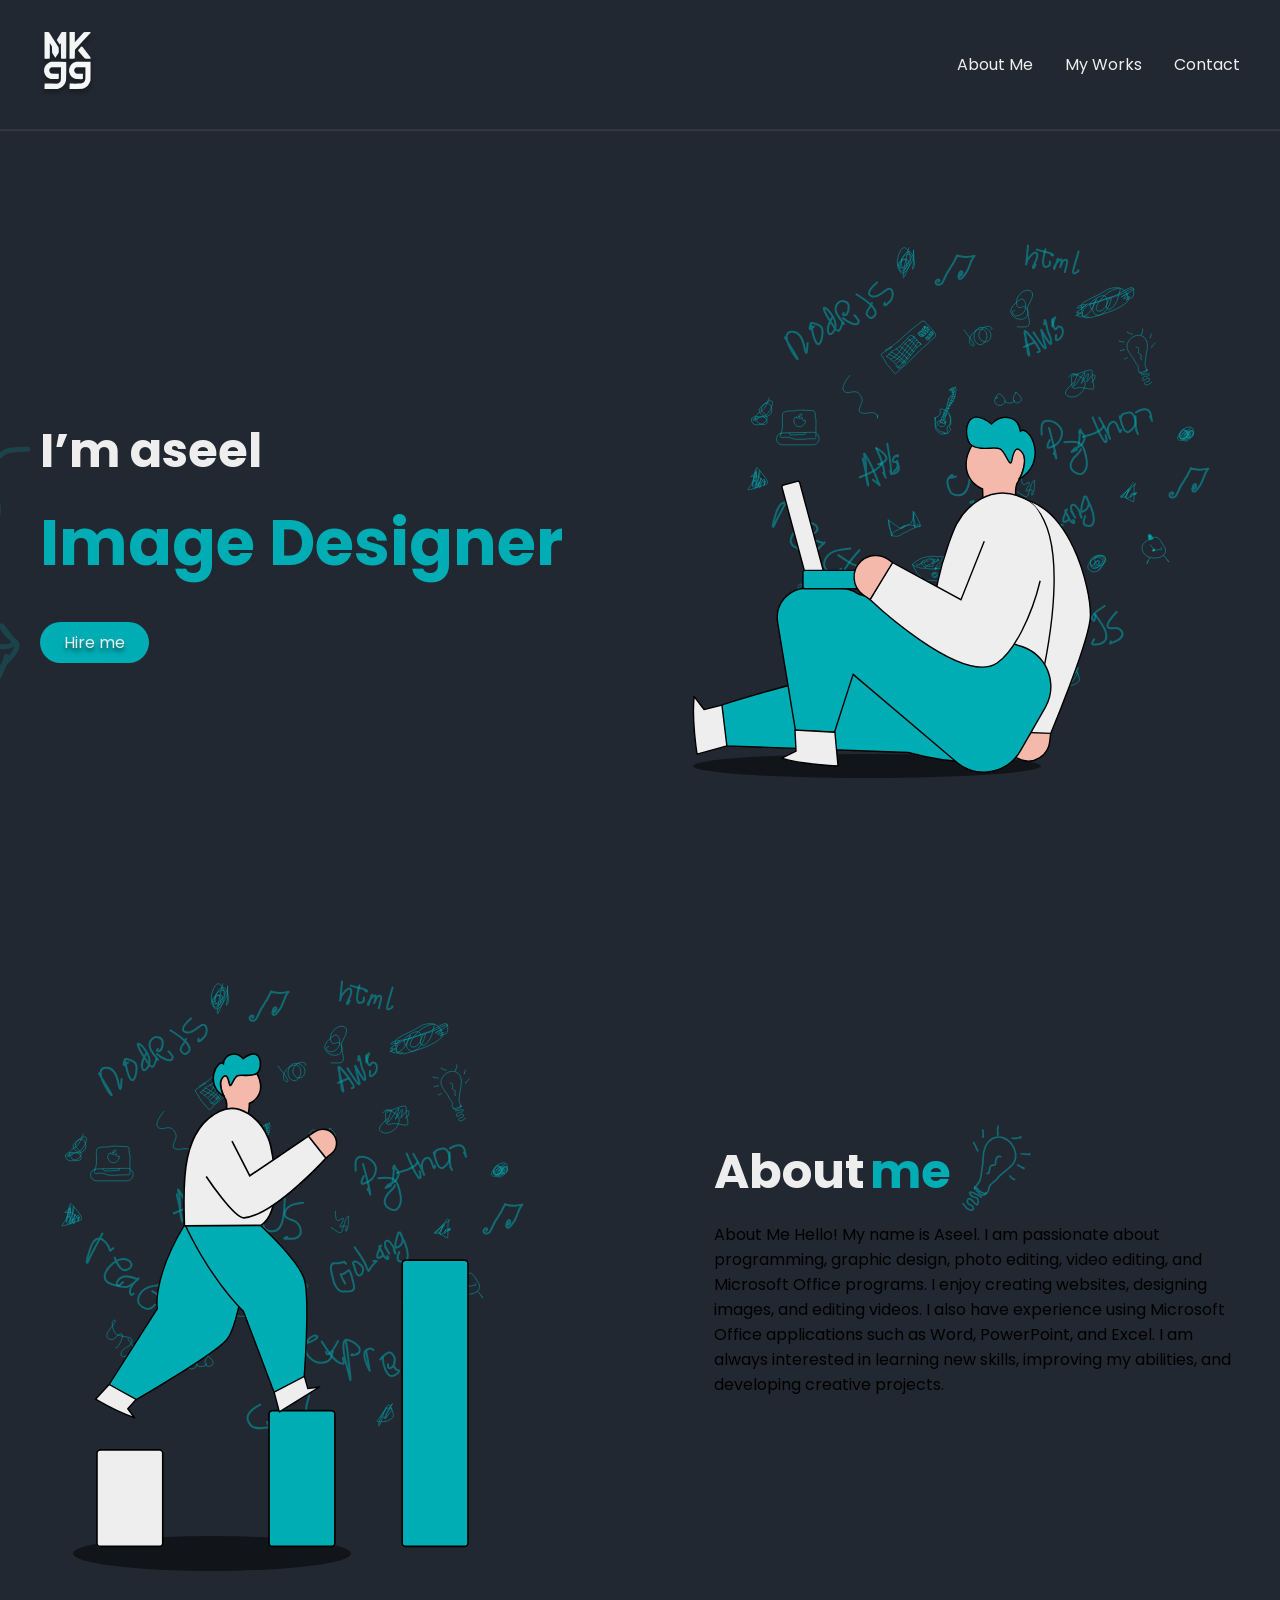
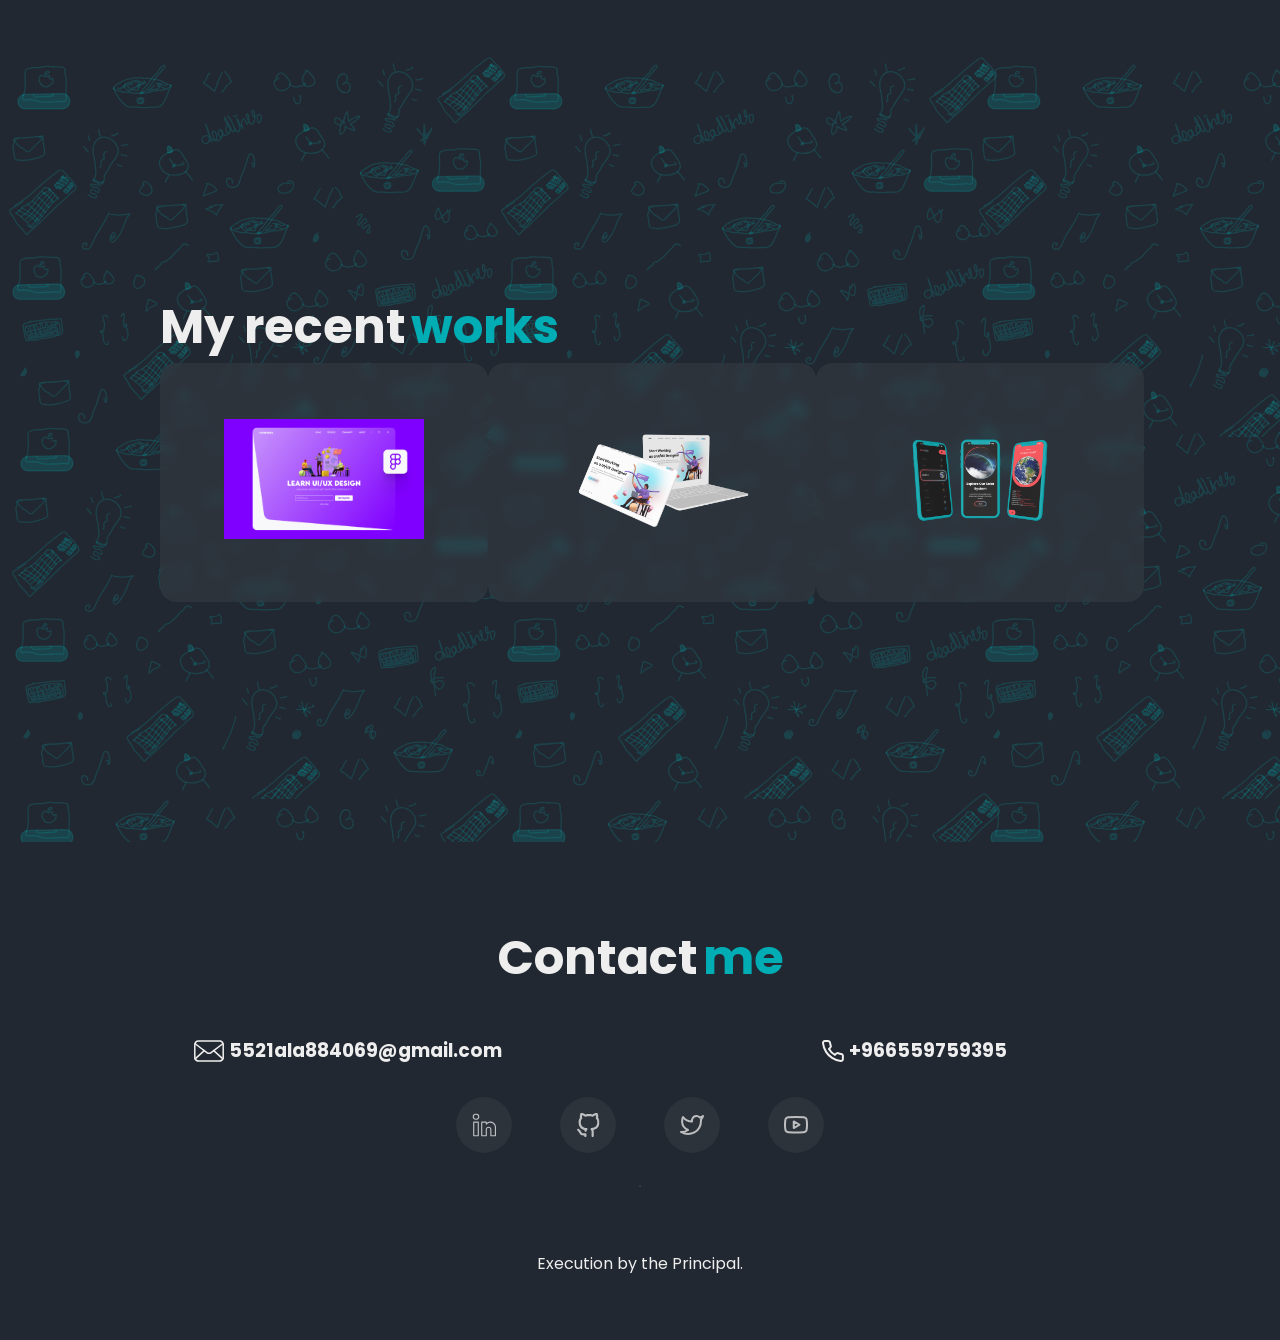
<file: index.html>
<!DOCTYPE html>
<html lang="en">
<head>
    <meta charset="UTF-8">
    <meta name="viewport" content="width=device-width, initial-scale=1.0">
    <link rel="stylesheet" href="style.css" />
    <title>Document</title>
</head >

<body>
    
<header>
<img src="assets/svg/logo.svg" alt="Musaadk99 logo"> 

<nav class="navigation">
<ul>
          <li><a href="#aboutMe">About Me</a></li>
          <li><a href="#MyWorks">My Works</a></li>
          <li><a href="#contactMe">Contact</a></li>


</nav>
</header>
 <hr />
  <section class="hero">
      <img class="arrow" src="assets/svg/arrow.svg" alt="arrow" />
      <div class="heroSub">
        <h1 class="name">I’m aseel</h1>
        <h1 class="title">Image Designer</h1>
         <div class="heroBtns">
         <a class="hireMe" href="#contactMe">Hire me</a>   


         </div>
        </div>
         <img src="assets/svg/Hero.svg" alt="hero image" class="heroImg" />
    </section>   

     <section class="aboutMe" id="aboutMe">
           <img
        src="assets/svg/AboutMe.svg"
        alt="aboutMe image"
        class="aboutMeImg"
      />
     <div class="textContainer">
        <div class="textTitle">
          <h1 class="aboutName">About</h1>
          <h1 class="aboutTitle">me</h1>
          <img src="assets/svg/lightbulb.svg" alt="ligh" class="light" />
        </div>
        <p class="aboutMePar">  About Me

         Hello! My name is Aseel. I am passionate about programming, graphic design, photo editing, video editing, and Microsoft Office programs.

        I enjoy creating websites, designing images, and editing videos. I also have experience using Microsoft Office applications such as Word, PowerPoint, and Excel.

         I am always interested in learning new skills, improving my abilities, and developing creative projects.</p>
         </div>
    </section>


    <section class="works" id="MyWorks">
      <div class="worksContainer">
        <div class="projectTitle">     
             <h1 class="aboutName">My recent</h1>
          <h1 class="aboutTitle">works</h1>
         </div>
        <ul>
          <li>
            <a href="https://canva.link/wgzrkk0h90oirbc"
              ><img src="assets/imgs/landingPage.png" alt="landing Page"
            /></a>
          </li>
          <li>
            <a href="https://canva.link/pzvpgqxomczom6b"><img src="assets/imgs/webApp.png" alt="Wep App" /></a>
          </li>
          <li>
            <a href="https://canva.link/albwjp7ii0nr8jg"><img src="assets/imgs/app.png" alt="App" /></a>
          </li>
        </ul>
      </div>

     </section> 


 <section class="contactContainer" id="contactMe">
          <div class="contactTitle">
        <h1 class="aboutName">Contact</h1>
        <h1 class="aboutTitle">me</h1>
      </div>
      <div class="contact">
        <div class="emailAndPhone">
          <img src="assets/svg/Email.svg" alt="email logo" />
          <a href="5521ala884069@gmail.com"
            ><h3>5521ala884069@gmail.com</h3></a
          >
        </div>
        <div class="emailAndPhone">
          <img src="assets/svg/phone.svg" alt="phone logo" />
          <h3>+966559759395</h3>
        </div>
      </div>
     <div class="socialMedia">
       <a
          href=""
          target="_blank"
          ><img src="assets/svg/linkedin.svg" alt="my linkedin account"
        /></a>
        <a href="https://github.com/sadewqpoi" target="_blank"
          ><img src="assets/svg/github.svg" alt=" my github account"
        /></a>
        <a href="https://x.com/AsylAltwyj26604" target="_blank"
          ><img src="assets/svg/twitter.svg" alt="my x account"
        /></a>
        <a href="" target="_blank"
          ><img src="assets/svg/youtube.svg" alt="my youtube channel"
        /></a>
      </div>       
<hr />
    <footer>
      <p>Execution by the Principal.</p>
    </footer>
  </body>
</html>





     





 </section>




</body>
</html>
</file>
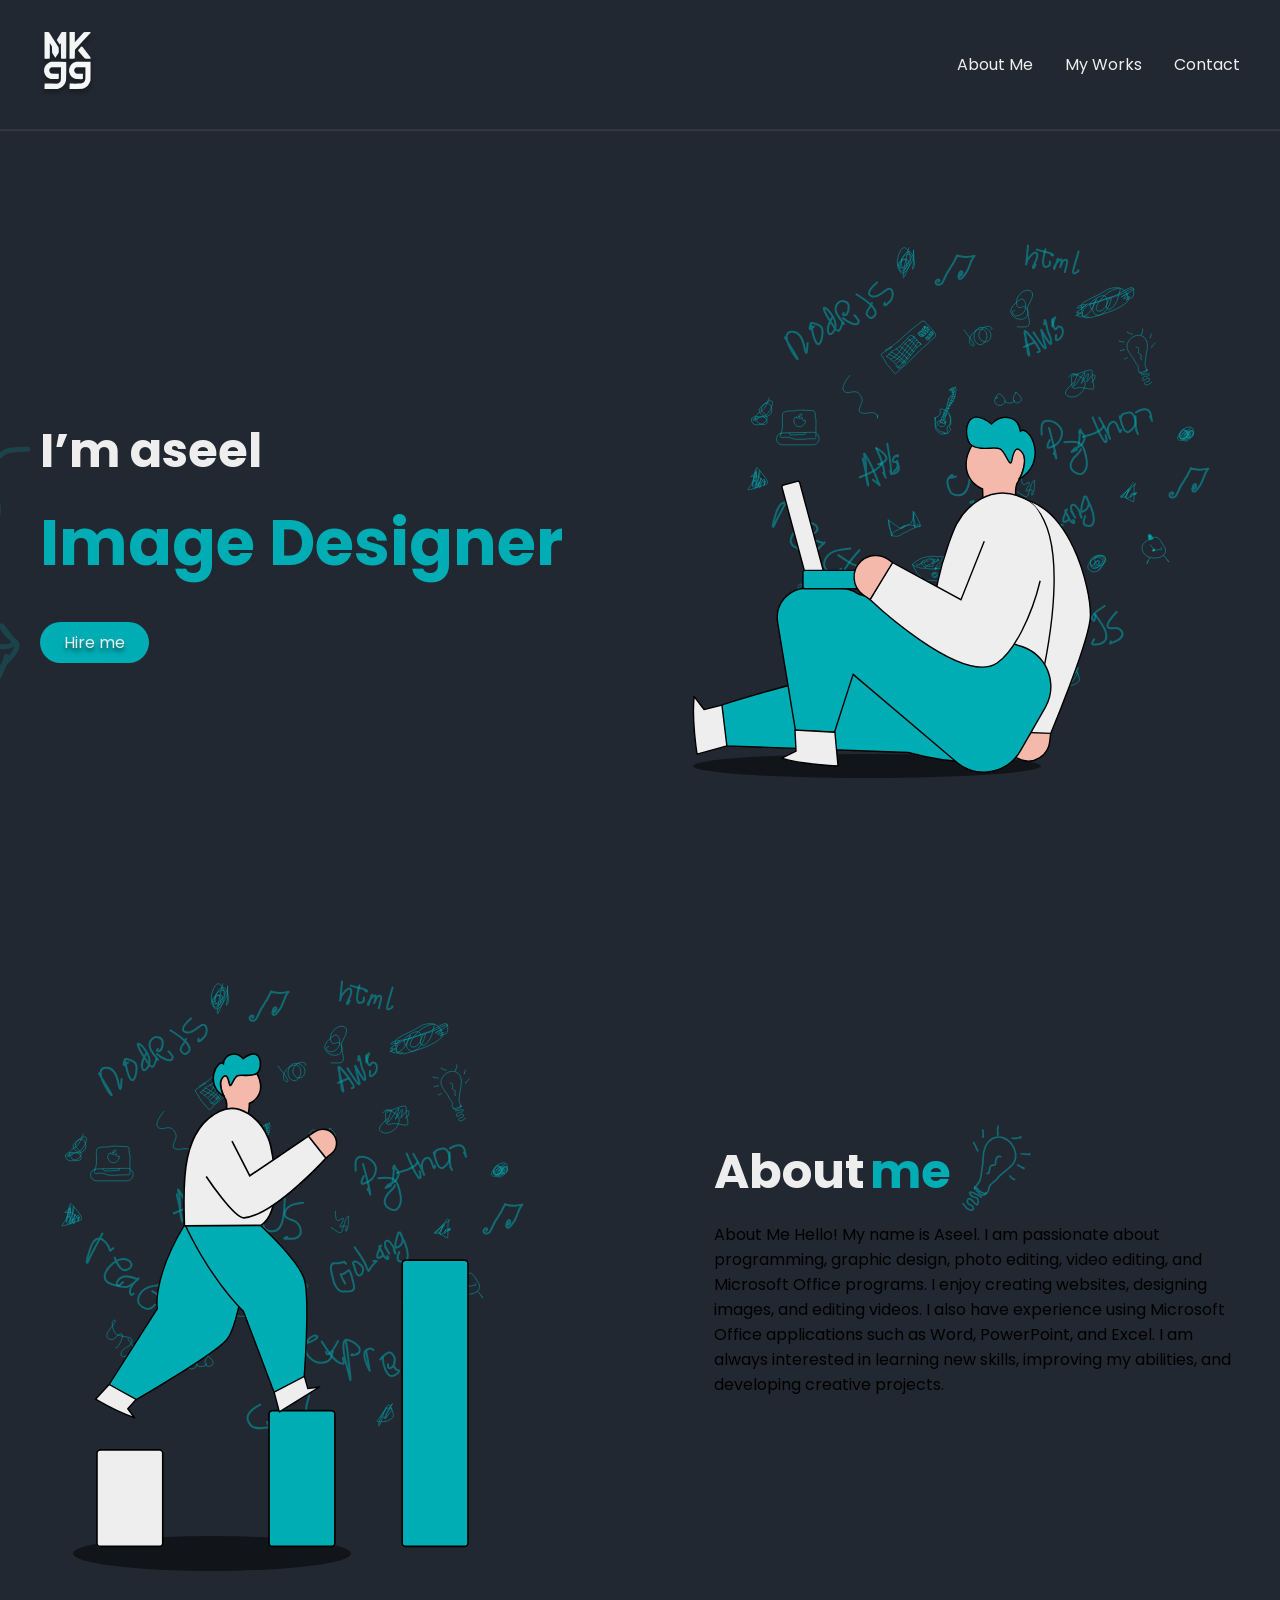
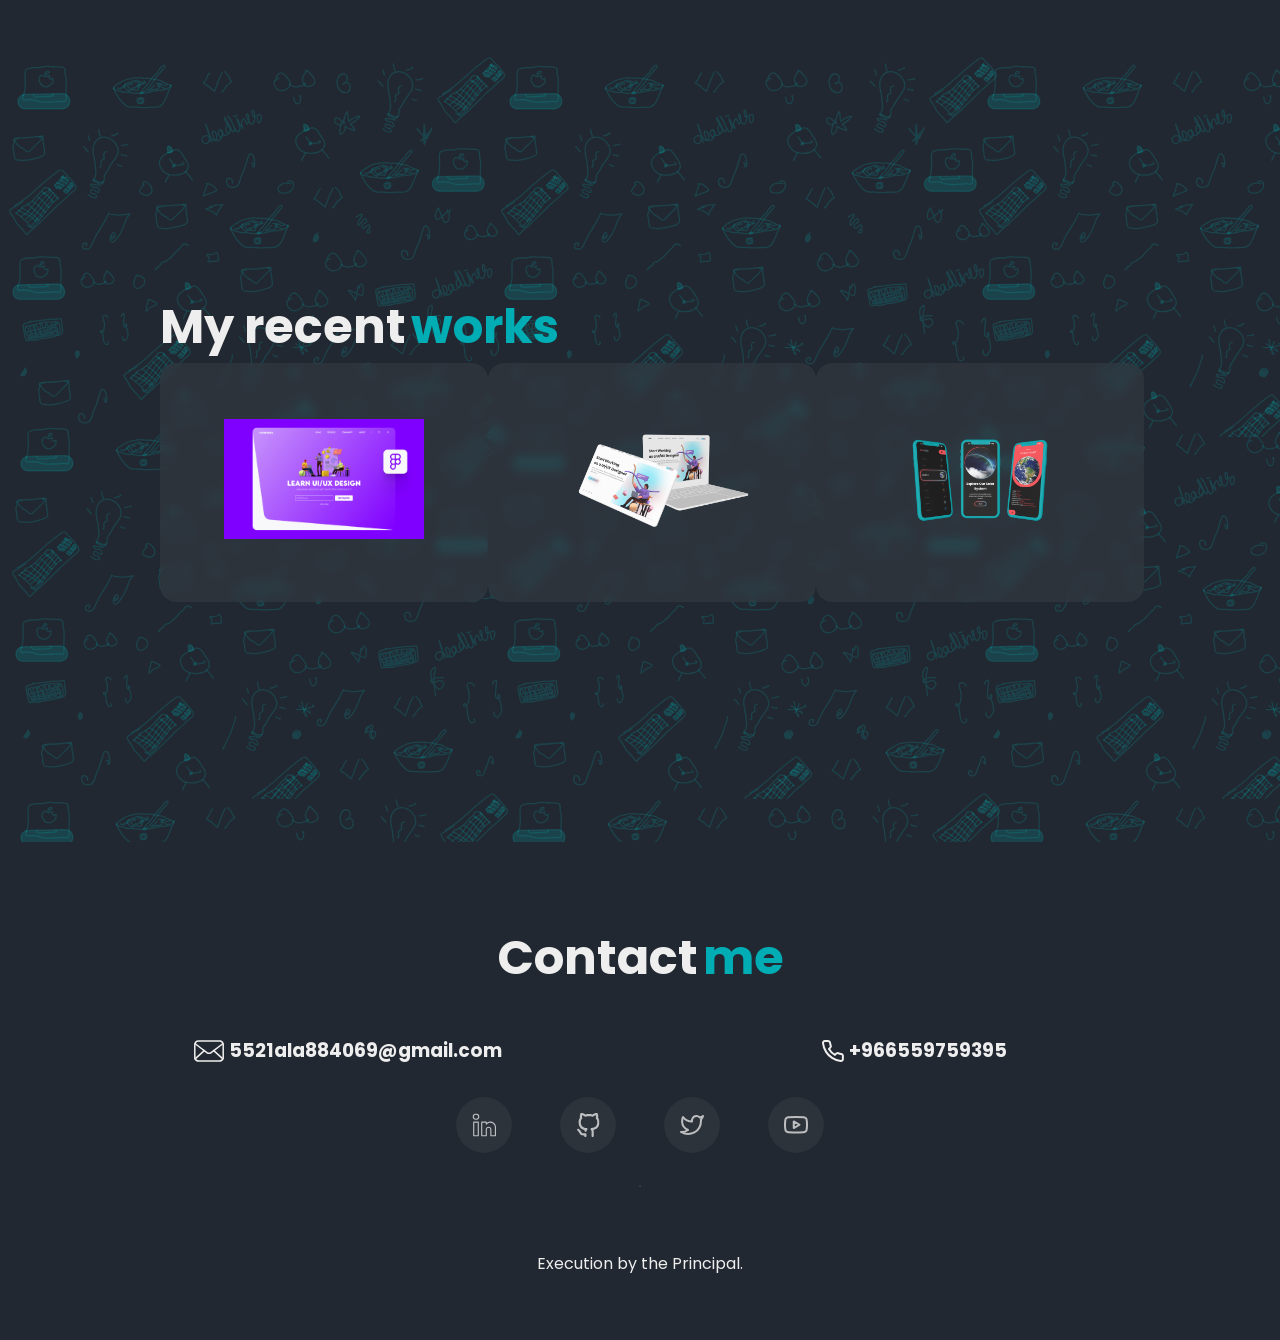
<file: tar.html>
<!DOCTYPE html>
<html lang="en">
<head>
    <meta charset="UTF-8">
    <meta name="viewport" content="width=device-width, initial-scale=1.0">
    <link rel="stylesheet" href="style.css" />
    <title>Document</title>
</head >

<body>
    
<header>
<img src="assets/svg/logo.svg" alt="Musaadk99 logo"> 

<nav class="navigation">
<ul>
          <li><a href="#aboutMe">About Me</a></li>
          <li><a href="#MyWorks">My Works</a></li>
          <li><a href="#contactMe">Contact</a></li>


</nav>
</header>
 <hr />
  <section class="hero">
      <img class="arrow" src="assets/svg/arrow.svg" alt="arrow" />
      <div class="heroSub">
        <h1 class="name">I’m aseel</h1>
        <h1 class="title">Image Designer</h1>
         <div class="heroBtns">
         <a class="hireMe" href="#contactMe">Hire me</a>   


         </div>
        </div>
         <img src="assets/svg/Hero.svg" alt="hero image" class="heroImg" />
    </section>   

     <section class="aboutMe" id="aboutMe">
           <img
        src="assets/svg/AboutMe.svg"
        alt="aboutMe image"
        class="aboutMeImg"
      />
     <div class="textContainer">
        <div class="textTitle">
          <h1 class="aboutName">About</h1>
          <h1 class="aboutTitle">me</h1>
          <img src="assets/svg/lightbulb.svg" alt="ligh" class="light" />
        </div>
        <p class="aboutMePar">  About Me

         Hello! My name is Aseel. I am passionate about programming, graphic design, photo editing, video editing, and Microsoft Office programs.

        I enjoy creating websites, designing images, and editing videos. I also have experience using Microsoft Office applications such as Word, PowerPoint, and Excel.

         I am always interested in learning new skills, improving my abilities, and developing creative projects.</p>
         </div>
    </section>


    <section class="works" id="MyWorks">
      <div class="worksContainer">
        <div class="projectTitle">     
             <h1 class="aboutName">My recent</h1>
          <h1 class="aboutTitle">works</h1>
         </div>
        <ul>
          <li>
            <a href="https://canva.link/wgzrkk0h90oirbc"
              ><img src="assets/imgs/landingPage.png" alt="landing Page"
            /></a>
          </li>
          <li>
            <a href="https://canva.link/pzvpgqxomczom6b"><img src="assets/imgs/webApp.png" alt="Wep App" /></a>
          </li>
          <li>
            <a href="https://canva.link/albwjp7ii0nr8jg"><img src="assets/imgs/app.png" alt="App" /></a>
          </li>
        </ul>
      </div>

     </section> 


 <section class="contactContainer" id="contactMe">
          <div class="contactTitle">
        <h1 class="aboutName">Contact</h1>
        <h1 class="aboutTitle">me</h1>
      </div>
      <div class="contact">
        <div class="emailAndPhone">
          <img src="assets/svg/Email.svg" alt="email logo" />
          <a href="5521ala884069@gmail.com"
            ><h3>5521ala884069@gmail.com</h3></a
          >
        </div>
        <div class="emailAndPhone">
          <img src="assets/svg/phone.svg" alt="phone logo" />
          <h3>+966559759395</h3>
        </div>
      </div>
     <div class="socialMedia">
       <a
          href=""
          target="_blank"
          ><img src="assets/svg/linkedin.svg" alt="my linkedin account"
        /></a>
        <a href="https://github.com/sadewqpoi" target="_blank"
          ><img src="assets/svg/github.svg" alt=" my github account"
        /></a>
        <a href="https://x.com/AsylAltwyj26604" target="_blank"
          ><img src="assets/svg/twitter.svg" alt="my x account"
        /></a>
        <a href="" target="_blank"
          ><img src="assets/svg/youtube.svg" alt="my youtube channel"
        /></a>
      </div>       
<hr />
    <footer>
      <p>Execution by the Principal.</p>
    </footer>
  </body>
</html>





     





 </section>




</body>
</html>
</file>
<file: style.css>
@import url("https://fonts.googleapis.com/css2?family=Poppins:wght@700&display=swap");

* {
  margin: 0;
  padding: 0;
  box-sizing: border-box;
  scroll-behavior: smooth;
  font-family: "Poppins", serif;
}


body {
  background-color: #222831;
}

header {
  display: flex;
  justify-content: space-between;
  align-items: center;
  margin: 2rem auto;
  max-width: 1200px;
}

.navigation ul {
  display: flex;
  list-style-type: none;
  gap: 2rem;
}

.navigation a {
  text-decoration: none;
  color: #eeeeee;
}

.navigation a:hover {
  color: #00adb5;
}

hr {
  opacity: 10%;
}

.hero {
  display: flex;
  justify-content: space-between;
  align-items: center;
  margin: 5rem auto;
  max-width: 1200px;
}
.arrow {
  position: absolute;
  transform: translateX(-5.5rem) translateY(1.5rem);
}
.heroSub {
  display: flex;
  flex-direction: column;
  gap: 0.5rem;
}
.name {
  font-size: 3rem;
  color: #eeeeee;
}

.title {
    font-size: 4rem; 
    color: #00adb5;
}
.heroBtns {
  display: flex;
  gap: 1rem;
  margin-top: 1.5rem;
}
.hireMe {
  background-color: #00adb5;
  color: #eeeeee;
  border-radius: 24px;
  text-decoration: none;
  padding: 0.5rem 1.5rem;
  text-shadow: 0px 4px 4px rgba(0, 0, 0, 0.5);
}
.aboutMe {
  display: flex;
  justify-content: space-between;
  align-items: center;
  margin: 5rem auto;
  max-width: 1200px;
  gap: 10rem;
}
.textContainer {
  display: flex;
  flex-direction: column;
}
.textTitle {
  display: flex;
  align-items: center;
  gap: 5px;
  font-size: 2rem;
}
.aboutName {
  color: #eeeeee;
}
.aboutTitle {
  color: #00adb5;
}

.aboutMeParagraf {
  text-align: justify;
  color: rgba(211, 201, 201, 0.75);
}
.works {
  background-image: url("assets/svg/background.svg");
  padding: 10rem 10rem;
  margin: 5rem 0rem;
}
.worksContainer {
  display: flex;
  flex-direction: column;
  justify-content: space-around;
  align-items: left;
  margin: 5rem auto;
  max-width: 1200px;
}
.projectTitle {
  display: flex;
  align-items: center;
  justify-content: left;
  gap: 5px;
  font-size: 2rem;
}
.works ul {
  display: flex;
  list-style-type: none;
  align-items: center;
  justify-content: space-between;
}
.works li {
  border-radius: 16px;
  background-color: rgba(57, 62, 70, 0.5);
  backdrop-filter: blur(4px);
  padding: 1rem 4rem;
}
.works li img {
  width: 200px;
  height: 200px;
  object-fit: contain;
  transition: transform 0.2s;
}
.works li :hover {
  transform: scale(1.5);
}
.contactContainer {
  display: flex;
  flex-direction: column;
  align-items: center;
  justify-content: space-around;
  gap: 2rem;
  margin: 2rem auto;
  max-width: 1200px;
}
.contactTitle {
  display: flex;
  align-items: center;
  justify-content: center;
  gap: 5px;
  margin-bottom: 10px;
  font-size: 2rem;
}
.contact {
  display: flex;
  align-items: center;
  justify-content: center;
  margin-right: 5rem;
  gap: 20rem;
}
.contact h3,
.contact a {
  color: #eeeeee;
  text-decoration: none;
}
.emailAndPhone {
  display: flex;
  align-items: center;
  justify-content: center;
  gap: 5px;
}

.socialMedia {
  display: flex;
  align-items: center;
  justify-content: center;
  gap: 3rem;
}
.socialMedia a {
  display: flex;
  align-items: center;
  justify-content: center;
  border-radius: 50px;
  background-color: rgba(57, 62, 70, 0.5);
  backdrop-filter: blur(4px);
  padding: 1rem;
}
.socialMedia img {
  width: 24px;
  height: 24px;
}

footer {
  color: #eeeeee;
  padding: 2rem;
  text-align: center;
}

@media (max-width: 1023px) {
  header {
    margin-left: 1rem;
    margin-right: 1rem;
  }
  .hero {
    flex-direction: column;
    align-items: center;
    gap: 2rem;
  }
  .heroImg {
    width: 400px;
  }
  .name,
  .title {
    font-size: 2rem;
  }
  .arrow {
    display: none;
  }
  .aboutMe {
    flex-direction: column-reverse;
    align-items: center;
    gap: 2rem;
  }
  .textContainer {
    align-items: center;
    margin: 0rem 5rem;
    gap: 1rem;
  }
  .aboutName,
  .aboutTitle {
    font-size: 2rem;
  }
  .light {
    width: 60px;
  }
  .aboutMeImg {
    width: 400px;
  }
  .works {
    padding: 0;
  }
  .worksContainer {
    padding: 5rem 0rem;
    gap: 3rem;
  }
  .projectTitle {
    margin-left: 1rem;
  }
  .works ul {
    flex-direction: column;
    gap: 1rem;
  }
  .contactContainer {
    margin: 10rem 5rem;
    gap: 2rem;
  }
  .contact {
    flex-direction: column;
    gap: 1rem;
    margin-right: 0;
  }
}
</file>
